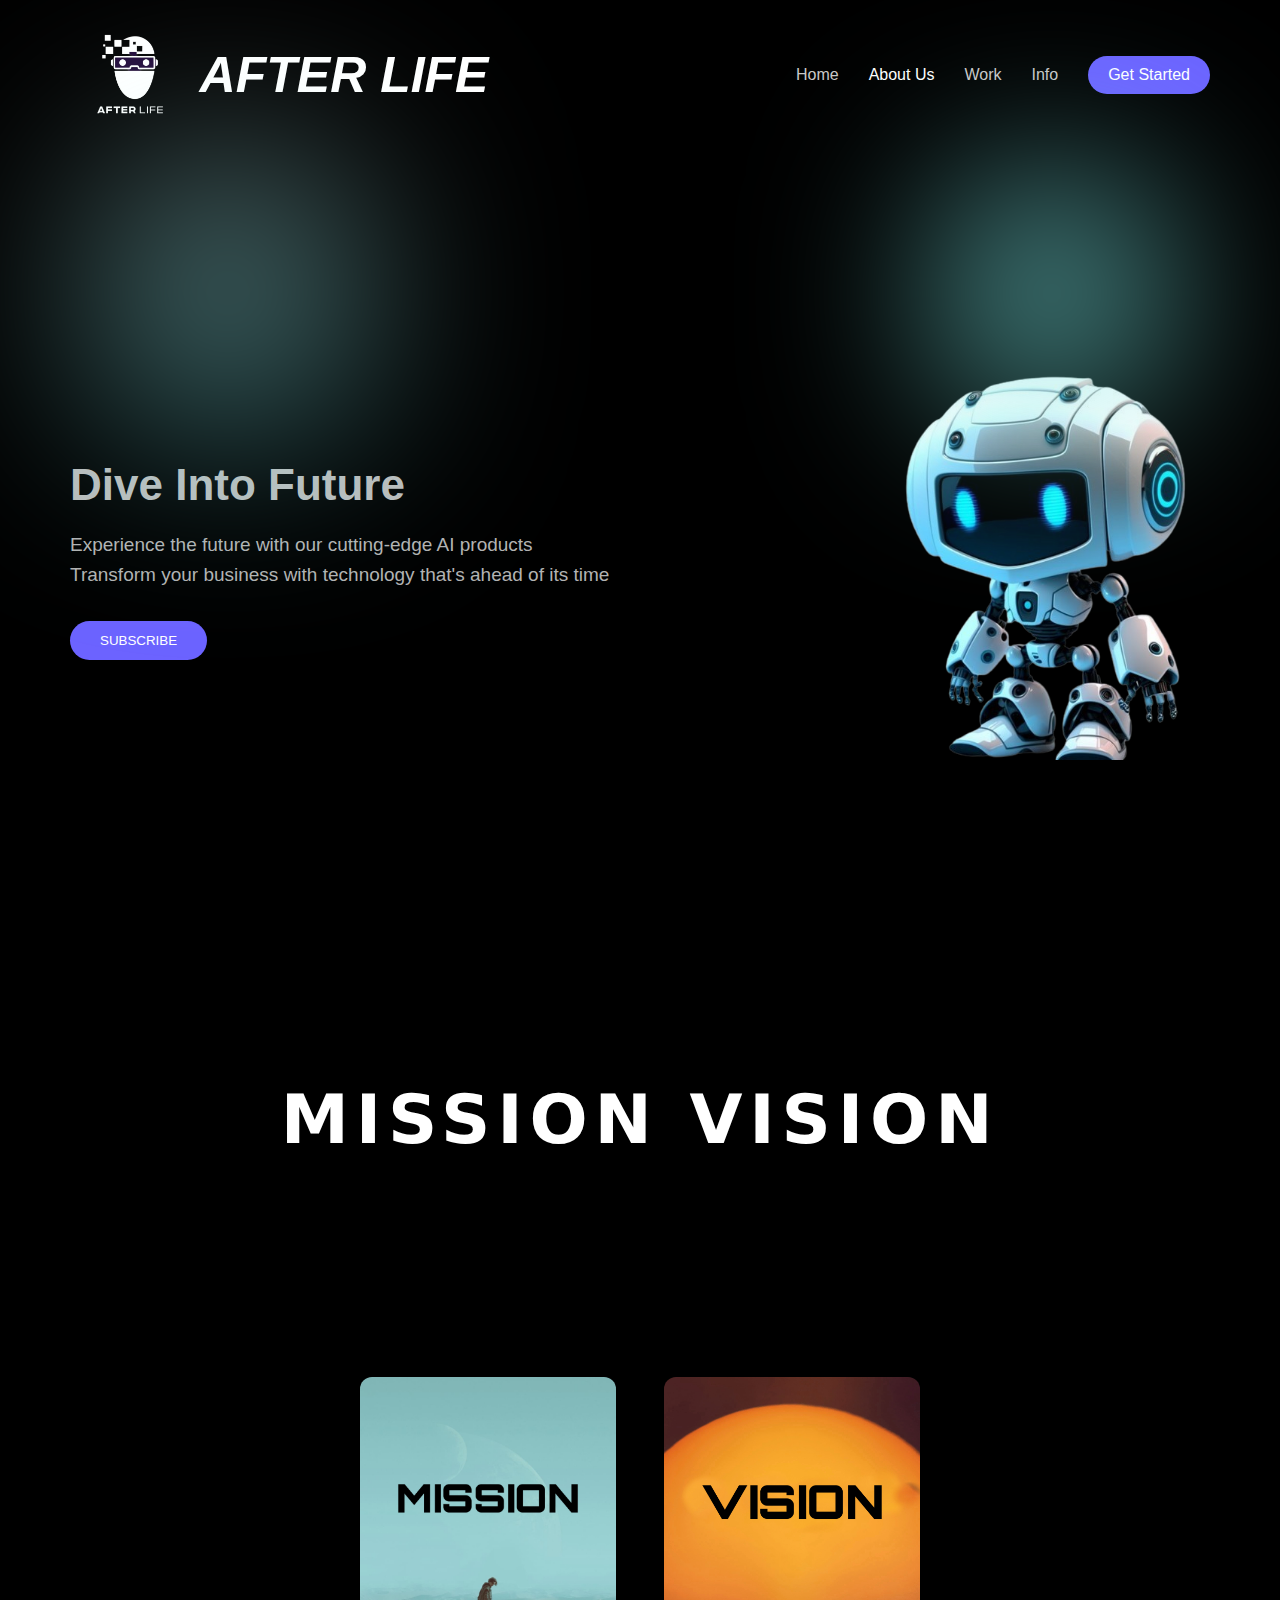
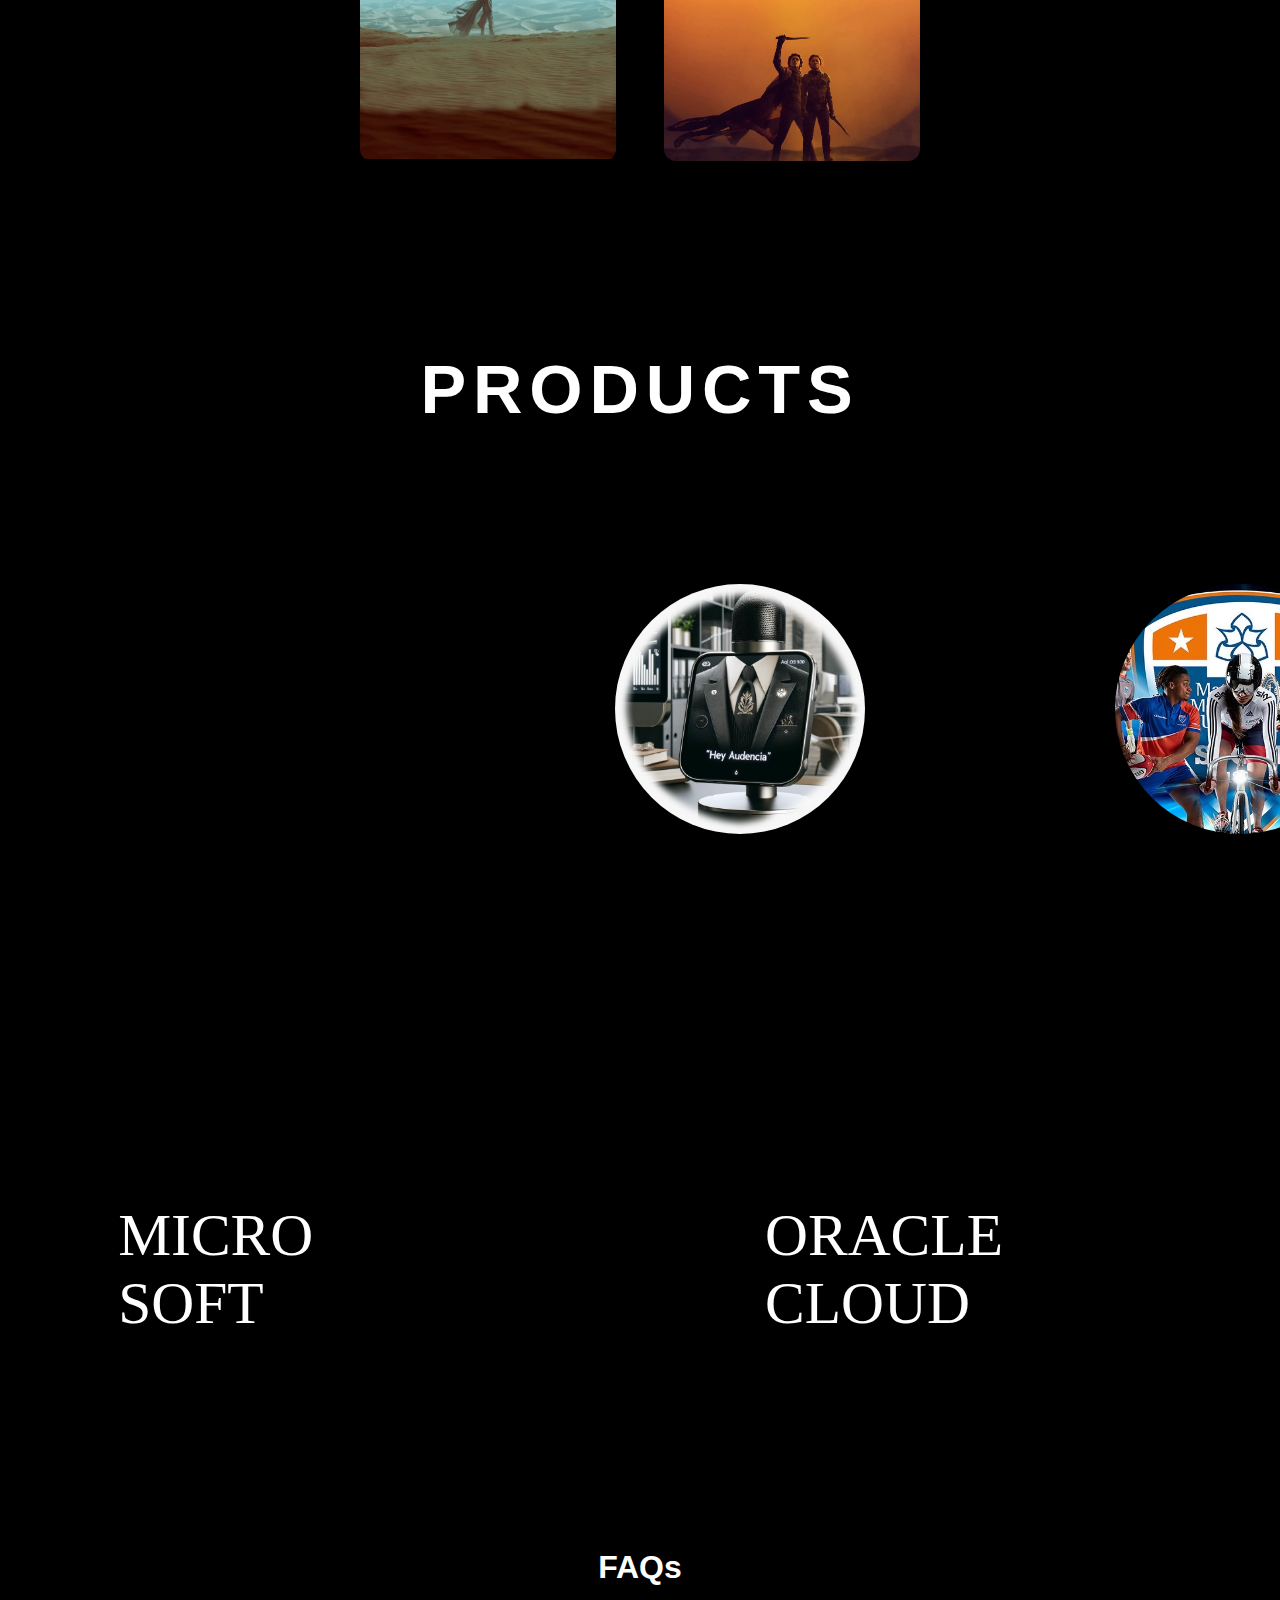
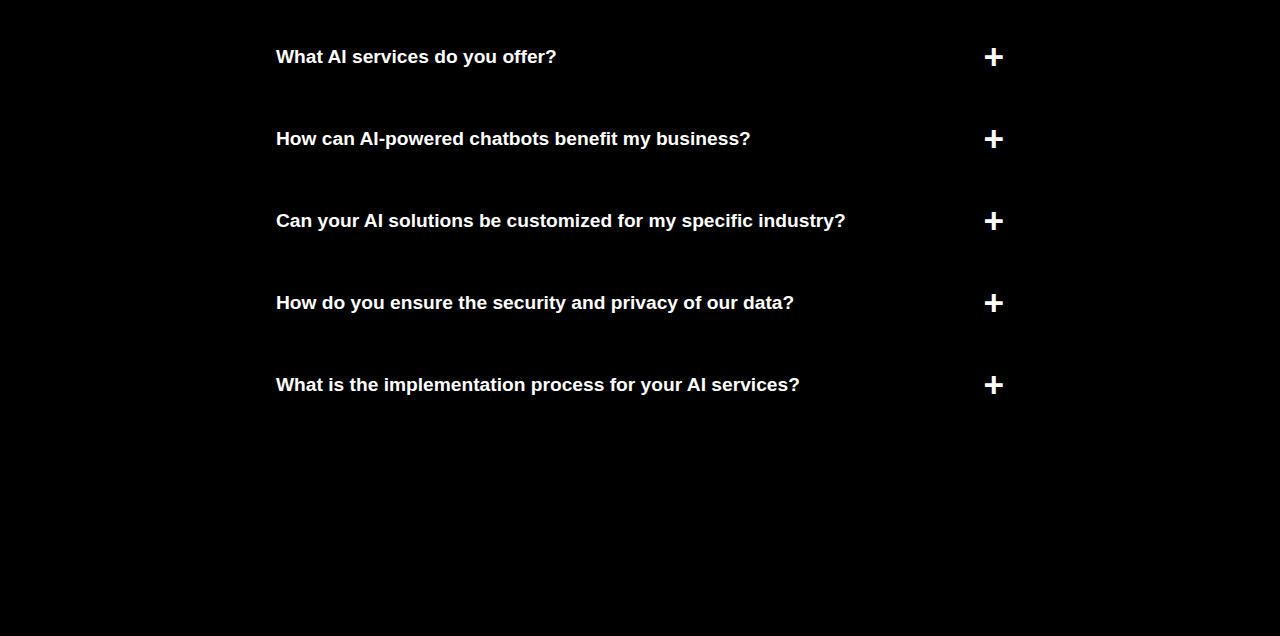
<file: index.html>
<!DOCTYPE html>
<html lang="en">

<head>
    <meta charset="UTF-8">
    <meta name="viewport" content="width=device-width, initial-scale=1.0">
    <title>Document</title>
    <link rel="preconnect" href="https://fonts.googleapis.com" />
    <link rel="preconnect" href="https://fonts.gstatic.com" crossorigin />
    <link rel="stylesheet" href="https://cdnjs.cloudflare.com/ajax/libs/font-awesome/6.4.0/css/all.min.css" />
  <link rel="preconnect" href="https://fonts.googleapis.com">
  <link rel="preconnect" href="https://fonts.gstatic.com" crossorigin>
    <link rel="stylesheet" href="index.css">
    <style>
        .main-image {
            width: 450px;
            /* Adjust as needed */
            animation: upAndDown 3s infinite;
        }

        @keyframes upAndDown {
            0% {
                transform: translateY(0);
            }

            50% {
                transform: translateY(-40px);
                /* Adjust the value as needed */
            }

            100% {
                transform: translateY(0);
            }
        }
    </style>
</head>

<body style="background-color: black;" style="width: 100;">
    <div class="main-container">
        <div class="blur-circle">

        </div>
        <div class="blur-circle2">

        </div>
        <!-- Start Landing Page -->
        <div class="landing-page">
            <header>
                <div class="container">
                    <a href="#" class="logo">
                        <img class="logoimg" src="LOGO.png" alt="Logo">
                        <b>AFTER LIFE</b>
                    </a>
                    <input type="checkbox" id="check" />
                     <div class="btn_one">
                        <label for="check"> 
                            <i class="fa-solid fa-bars"></i>
                        </label>
                     </div>
                     <nav class="navbar">
                        <ul class="links" >
                            <li>Home</li>
                            <li><a href="aboutUs.html">About Us</a></li>
                            <li>Work</li>
                            <li>Info</li>
                            <li>Get Started</li>
                        </ul>
                    </nav>
                    </div>
            </header>
            <div class="content">
                <div class="container">

                    <div class="info">
                        <h1>Dive Into Future</h1>
                        <p style="font-size: 19px;">
                            Experience the future with our cutting-edge AI products<br>
                            Transform your business with technology that's ahead of its time

                        </p>
                        <button>SUBSCRIBE</button>
                    </div>
                    <div class="image" style="max-width:350px;">
                        <img class="main-image" src="without_bg.png" alt="Moving Image">
                    </div>
                </div>
            </div>
        </div>
        <!-- End Landing Page -->
    </div>


    <!-- MISSION-VISION -->
    <div class="mis_vis_body">
        <div class="avc">
            <h2>Mission Vision</h2>
        </div>
        <div class="card-wrapper">

            <div class="card_mis_vis">
                <div class="card-front">
                    <img src="mission.JPEG" alt="dune part 1 movie poster">
                </div>
                <div class="card-back">
                    <h3>MISSION</h3>
                    <br>
                    <p>
                        To Empower 1Lakh students and transform 1000 startups with our Ai services and products
                    </p>
                </div>
            </div>
            <div class="card_mis_vis">
                <div class="card-front">
                    <img src="vis.JPEG" alt="dune part 2 movie poster">
                </div>
                <div class="card-back">
                    <h3>VISION</h3>
                    <br>
                    <p>
                        At After Life, we envision a future where businesses and institutions are reborn through the
                        transformative power of AI.
                        By breathing new life into outdated processes, systems, and strategies, we catalyse evolution
                        and innovation, enabling
                        our clients to thrive in an ever-changing landscape
                    </p>
                </div>
            </div>
        </div>

    </div>



    <div>
        <div class="avc" style="margin-top:-50px">
            <h2>Products</h2>

            <!-- carousel -->
            <div style="margin-top:-80px">
                <main class='carousel-body'>
                    <ul class='slider'>
                        <li class='item'>
                            <div class='testimonial'>
                                <h1>Hey Audencia</h1>
                                <p>This is a personalised bot</p>
                            </div>
                            <img class='image' src='hey.jpeg'>
                        </li>
                        <li class='item'>
                            <div class='testimonial'>
                                <h1>Connect to play</h1>
                                <p>Register here to play locally</p>

                            </div>
                            <img class='image' src='sports.webp'>
                        </li>
                        <li class='item'>
                            <div class='testimonial'>
                                <h1>Import and Export</h1>
                                <p>Deliver accross world</p>

                            </div>
                            <img class='image' src='imp.jpg'>
                        </li>
                    </ul>

                </main>
            </div>
        </div>
    </div>

    <!-- marquee -->
    <div>
        <div class="sw-partner-marquee">
            <div class="sw-partner-marquee-row">
                <div class="sw-partner-marquee-row-item">
                    <div class="sw-partner-logo">
                        <div class="display-expla">
                            <span>
                                MICRO <br />
                                SOFT
                            </span>
                        </div>
                        <div class="display-video">
                            <video src="https://cdn.cuberto.com/cb/hello/overview/1.mp4" autoplay="" playsinline=""
                                loop="" muted="" poster="https://i.postimg.cc/Z5zTypN3/videoframe-2436.png"></video>
                        </div>
                    </div>
                    <div class="sw-partner-logo">
                        <div class="display-expla">
                            <span>
                                ORACLE <br />
                                CLOUD
                            </span>
                        </div>
                        <div class="display-video">
                            <video src="https://cdn.cuberto.com/cb/hello/overview/3.webm" autoplay="" playsinline=""
                                loop="" muted="" poster="https://i.postimg.cc/nhKnKrKW/videoframe-6866.png"></video>
                        </div>
                    </div>
                    <!-- Repeat the above block for each additional logo/video pair -->
                    <!-- ... -->
                </div>
                <div class="sw-partner-marquee-row-item">
                    <!-- Repeat the same items to create a seamless loop effect -->
                    <div class="sw-partner-logo">
                        <div class="display-expla">
                            <span>
                                AMAZON <br />
                                SERVICES
                            </span>
                        </div>
                        <div class="display-video">
                            <video src="https://cdn.cuberto.com/cb/hello/overview/1.mp4" autoplay="" playsinline=""
                                loop="" muted="" poster="https://i.postimg.cc/Z5zTypN3/videoframe-2436.png"></video>
                        </div>
                    </div>
                    <div class="sw-partner-logo">
                        <div class="display-expla">
                            <span>
                                FLIP <br />
                                KART
                            </span>
                        </div>
                        <div class="display-video">
                            <video src="https://cdn.cuberto.com/cb/hello/overview/3.webm" autoplay="" playsinline=""
                                loop="" muted="" poster="https://i.postimg.cc/nhKnKrKW/videoframe-6866.png"></video>
                        </div>
                    </div>
                    <!-- Repeat the above block for each additional logo/video pair -->
                    <!-- ... -->
                </div>
            </div>
        </div>
    </div>

    <!-- FAQs -->

    <div class="faq_body">
        <h1>FAQs</h1>

        <div class="wrapper">

            <div class="faq_container">
                <div class="question">
                    What AI services do you offer?
                </div>
                <div class="answercont">
                    <div class="answer">
                        We offer a comprehensive suite of AI services designed to enhance various aspects of your
                        business operations. Our offerings include AI-powered chatbots that provide instant and
                        efficient customer service, natural language processing (NLP) to understand and respond to human
                        language, machine learning models for predictive analytics and data-driven decision making, and
                        custom AI solutions tailored specifically to your business needs. Whether you need automation,
                        data analysis, or advanced AI applications, our expert team can develop a solution that fits
                        your requirements.
                        <!-- <a
                            href="https://blog.codepen.io/documentation/features/email-verification/#how-do-i-verify-my-email-2">How
                            to Verify Email Docs</a> -->
                    </div>
                </div>
            </div>

            <div class="faq_container">
                <div class="question">
                    How can AI-powered chatbots benefit my business?
                </div>
                <div class="answercont">
                    <div class="answer">
                        AI-powered chatbots can significantly improve your customer service experience by providing
                        immediate, 24/7 assistance to your customers. They handle repetitive inquiries, freeing up your
                        human agents to focus on more complex tasks. Chatbots can be integrated into multiple platforms
                        including websites, social media, and messaging apps, ensuring your customers receive consistent
                        support across all channels. They also help in gathering valuable customer data and feedback,
                        which can be used to improve your services and products. Overall, chatbots enhance operational
                        efficiency, reduce response times, and contribute to higher customer satisfaction and loyalty.


                        <!-- <a href="https://blog.codepen.io/documentation/features/turn-off-javascript-in-previews/">How
                            to
                            Disable JavaScript Docs</a> -->
                    </div>
                </div>
            </div>

            <div class="faq_container">
                <div class="question">
                    Can your AI solutions be customized for my specific industry?
                </div>
                <div class="answercont">
                    <div class="answer">
                        Absolutely. We understand that each industry has unique challenges and requirements. Our AI
                        solutions are highly customizable to fit the specific needs of your industry. Whether you are in
                        healthcare, finance, retail, manufacturing, or any other sector, we work closely with you to
                        understand your business processes and goals. We then tailor our AI services to address your
                        specific pain points, improve efficiency, and drive innovation. Our bespoke solutions ensure
                        that you gain maximum value from our AI technologies, enabling you to stay competitive in your
                        industry.
                        <!-- <a href="https://blog.codepen.io/documentation/faq/how-do-i-contact-the-creator-of-a-pen/">How
                            to Contact Creator of a Pen Docs</a> -->
                    </div>
                </div>
            </div>

            <div class="faq_container">
                <div class="question">
                    How do you ensure the security and privacy of our data?
                </div>
                <div class="answercont">
                    <div class="answer">
                        We prioritize the security and privacy of your data through stringent measures and best
                        practices. Our solutions comply with industry standards and regulations, such as GDPR, HIPAA,
                        and others relevant to your sector. We implement advanced encryption techniques, secure access
                        controls, and regular security audits to protect your data from unauthorized access and
                        breaches. Additionally, our team is trained in the latest cybersecurity practices, ensuring that
                        your data is handled with the utmost care and confidentiality throughout its lifecycle. </div>
                </div>
            </div>

            <div class="faq_container">
                <div class="question">
                    What is the implementation process for your AI services?
                </div>
                <div class="answercont">
                    <div class="answer">
                        Our implementation process is designed to be seamless and efficient. It begins with an initial
                        consultation where we discuss your business needs, goals, and current challenges. Based on this
                        understanding, we develop a detailed implementation plan that outlines the scope, timeline, and
                        resources required. The next phase involves the development and customization of the AI
                        solution, followed by rigorous testing to ensure it meets your requirements. Once tested, we
                        proceed with deployment and integration into your existing systems. We also provide
                        comprehensive training for your team to ensure they are comfortable using the new technology.
                        Post-deployment, we offer ongoing support and maintenance to ensure the solution continues to
                        deliver optimal performance.


                        <!-- <a href="https://blog.codepen.io/documentation/features/forks/">Learn More About Forks</a> -->
                    </div>
                </div>
            </div>

        </div>
    </div>


    <script src="https://storage.ko-fi.com/cdn/scripts/overlay-widget.js"></script>



    <script src="index.js"></script>
    <script src="faq.js"></script>

</html>
</file>
<file: index.css>
*{
  padding: 0px;
  margin: 0px;
}

.mainlogo{
  width: 60px;
  height: 60px;
}

.main-container {
  margin: 0px;
  padding: 0px;
  background-color: black;
  min-width: 100vw;
  min-height: 100vh;
  position: relative;
}

.blur-circle {
  width: 200px;
  height: 200px;
  background: linear-gradient(to bottom, white, rgb(59, 235, 241));
  border-radius: 50%;
  filter: blur(120px);
  position: absolute;
  left: 10%;
  top: 20%;
  /* transform: translate(50%); */
}

.blur-circle2 {
  width: 200px;
  height: 200px;
  background: linear-gradient(to bottom, white, rgb(59, 235, 241));
  border-radius: 50%;
  filter: blur(100px);
  position: absolute;
  right: 10%;
  top: 20%;
  /* transform: translate(50%); */
}

body {
  font-family: 'Open Sans', sans-serif;
}

.logo {
  display: flex;
  align-items: center;
}

.logoimg {
  max-height: 150px; /* Adjust the height as needed */
  margin-right: 10px; /* Adjust the spacing between the logo and the text */
  
}

a {
  text-decoration: none;
  color: inherit;
}

.landing-page header .links li a {
  color: #ffffff;
  /* Set the color of anchor tags within .links to white */
}

ul {
  list-style: none;
  padding: 0;
  margin: 0;
}

.container {
  padding-left: 15px;
  padding-right: 15px;
  margin-left: auto;
  margin-right: auto;
}




/* Small */
@media (min-width: 768px) {
  .container {
    width: 750px;
  }
}

/* Medium */
@media (min-width: 992px) {
  .container {
    width: 970px;
  }
}

/* Large */
@media (min-width: 1200px) {
  .container {
    width: 1170px;
  }
}

/* End Global Rules */

/* Start Landing Page */
.landing-page header {
  min-height: 80px;
  display: flex;
}

@media (max-width: 767px) {
  .landing-page header {
    min-height: auto;
    display: initial;
  }
}

.landing-page header .container {
  display: flex;
  align-items: center;
  justify-content: space-between;
}

@media (max-width: 767px) {
  .landing-page header .container {
    flex-direction: column;
    justify-content: center;
  }
}

.landing-page header .links {
  display: flex;
  align-items: center;
}

@media (max-width: 767px) {
  .landing-page header .links {
    text-align: center;
    gap: 10px;
  }
}

.landing-page header .links li {
  margin-left: 30px;
  color: #cecece;
  cursor: pointer;
  transition: .3s;
}

@media (max-width: 767px) {
  .landing-page header .links li {
    margin-left: auto;
  }
}

.landing-page header .links li:last-child {
  border-radius: 20px;
  padding: 10px 20px;
  color: #FFF;
  background-color: #6c63ff;
}

.landing-page header .links li:not(:last-child):hover {
  color: #6c63ff;
}

.landing-page .content .container {
  display: flex;
  align-items: center;
  justify-content: space-between;
  gap: 140px;
  min-height: calc(100vh - 80px);
}

@media (max-width: 767px) {
  .landing-page .content .container {
    gap: 0;
    min-height: calc(100vh - 101px);
    justify-content: center;
    flex-direction: column-reverse;
  }
}

@media (max-width: 767px) {
  .landing-page .content .info {
    text-align: center;
    margin-bottom: 15px
  }
}

.landing-page .content .info h1 {
  color: #bbbbbb;
  font-size: 44px;
}

.landing-page .content .info p {
  margin: 0;
  line-height: 1.6;
  font-size: 15px;
  color: #b3b3b3;
}

.landing-page .content .info button {
  border: 0;
  border-radius: 20px;
  padding: 12px 30px;
  margin-top: 30px;
  cursor: pointer;
  color: #FFF;
  background-color: #6c63ff;
}

.landing-page .content .image img {
  max-width: 100%;
}

/* Navbar hide and unhide starts*/
.btn_one{
  display: none;
}

#check{
  display: none;
}
@media (max-width:767px) {

  .btn_one{
    display: inline;
    position: absolute;
    top: 170px;
    left: 80%;
  }
  .btn_one i{
    color: white;
    font-size: 20px;
    position: relative;
    left: 90%;
    line-height: 70px;
    transition: all 0.2s ease-in-out;
    cursor: pointer;
    
  } 
  .navbar{
    opacity: 0;
  }
  #check:checked ~ .navbar{
    opacity: 1;
    transition: opacity 0.8s ease-in;
  }
  
}

/* Navbar hide and unhide ends */

  

  



 





/* End Landing Page */

.main-image {
  /* mix-blend-mode:exclusion */
  width: 600px;
  height: 400px;
}

h1,
p {
  color: white;
}


/* product page */

/* CARDS */

@import url("https://fonts.googleapis.com/css2?family=Poppins:wght@300;400;500;800&display=swap");

* {
  margin: 0;
  padding: 0;
  box-sizing: border-box;
}

img {
  max-width: 100%;
  display: block;
}

ul {
  list-style-type: none;
}

ul i {
  color: #fff;
  font-size: clamp(0.9rem, 0.825rem + 0.3vw, 1.2rem);
}

ul i:hover {
  color: #f2709c;
}

section {
  margin-top: 130px;
  margin-bottom: 130px;
  font-family: "Poppins", sans-serif;
  font-weight: 300;
  font-style: normal;

  text-align: center;
  width: calc(min(90rem, 90%));
  margin-inline: auto;
}

section span,
section p,
section h2,
section h3 {
  letter-spacing: 0.035rem;
}

section p {
  line-height: 1.6;
  color: #a3a3a3;
  max-width: 50rem;
  margin: 0 auto;
  font-size: clamp(0.9rem, 0.825rem + 0.3vw, 1.2rem);
}

section .bg-watermark {
  color: #1f1f1f;
  font-size: clamp(6rem, 1.3333rem + 14.9333vw, 20rem);
  font-weight: 800;
  position: absolute;
  z-index: -1;
  left: 50%;
  transform: translatex(-50%) translatey(-15%);
  user-select: none;
  letter-spacing: 0.5rem;
}

section span {
  text-transform: uppercase;
  display: block;
  font-size: 1.2rem;
  color: #a3a3a3;
}

.avc h2 {
  font-size: clamp(3.5rem, 3rem + 1.6vw, 5rem);
  text-align: center;
  color: #fff;
}

section h2 {
  font-size: clamp(3.5rem, 3rem + 1.6vw, 5rem);

  color: #fff;
}

section .cards {
  margin-top: 7rem;
  display: grid;
  grid-template-columns: repeat(auto-fit, minmax(min(12rem, 100%), 1fr));
  gap: 2rem;
}

@media screen and (min-width: 51rem) {
  section .cards {
    gap: 0;
    padding-bottom: 2.5rem;
  }
}

section .cards .card {
  position: relative;
  cursor: pointer;
}

section .cards .card h3,
section .cards .card p {
  text-transform: capitalize;
}

section .cards .card h3 {
  font-size: clamp(1rem, 0.9167rem + 0.2667vw, 1.25rem);
  font-weight: 400;
  color: #f6f6f6;
}

section .cards .card p {
  font-size: clamp(0.85rem, 0.75rem + 0.32vw, 1.15rem);
  letter-spacing: 0.12rem;
  font-weight: 300;
  max-width: 100%;
}

section .cards .card::before {
  position: absolute;
  content: "";
  width: 5rem;
  height: 6.25rem;
  z-index: 0;
  transition: 0.3s ease-in-out;
  background: #f2709c;
  background: -webkit-linear-gradient(to left, #ff9472, #f2709c);
  background: linear-gradient(to left, #ff9472, #f2709c);
  top: -0.375rem;
  left: -0.375rem;
}

section .cards .card::after {
  position: absolute;
  inset: 0;
  content: "";
  width: 100%;
  height: 100%;
  background: #232526;
  background: -webkit-linear-gradient(to bottom,
      hsl(210deg 2.99% 26.27% / 20%),
      hsl(0deg 0% 3.14% / 90%));
  background: linear-gradient(to bottom,
      hsl(210deg 2.99% 26.27% / 20%),
      hsl(0deg 0% 3.14% / 90%));
}

section .cards .card img {
  filter: grayscale(100%);
  transition: 0.5s ease;
}

section .cards .card-content {
  position: absolute;
  bottom: 0;
  z-index: 99;
  left: 0;
  color: #fff;
  width: 100%;
  padding: 1.875rem 1.25rem;
  text-align: center;
}

section .cards .card-content ul {
  display: flex;
  align-items: center;
  justify-content: center;
  gap: 0.625rem;
  margin-top: 1.25rem;
}

section .cards .card:hover img {
  filter: grayscale(0%);
}

section .cards .card:hover::before {
  transform: scale(1.03);
}

section .cards .card:nth-child(1)::before {
  top: -0.375rem;
  left: -0.375rem;
}

@media screen and (min-width: 31.25rem) {
  section .cards .card:nth-child(2) {
    transform: translatey(15%);
  }

  section .cards .card:nth-child(2)::before {
    bottom: -0.375rem;
    left: -0.375rem;
    top: auto;
  }
}

section .cards .card:nth-child(3)::before {
  top: -0.375rem;
  left: -0.375rem;
}




/* carousel */
:root {
  --primary: rgb(0, 0, 0);
  --btn: rgba(225, 207, 207, 0.15);


}








/* code for side by side content and image */
.carousel-body {
  height: 80vh;
  display: grid;
  place-items: center;
}

main {
  display: flex;
  flex-direction: column;
  align-items: center;
  overflow: hidden;
}

.slider {
  width: min(90vw, 500px);
  height: 200px;
  list-style-type: none;
  display: flex;
  transition: transform 1.25s;
}


.item {
  position: relative;
  min-width: 100%;
  height: inherit;
  display: flex;
  align-items: center;
}

.item .testimonial {
  width: 65%;
  height: 65%;
  padding: 2rem;
  padding-right: 5rem;
  background-color: var(--primary);
  color: white;
  border-radius: 0.75rem;
  font: 100 0.7rem/1.6 helvetica, sans-serif;
  opacity: 0;
  transform: translateX(125px);
}

.item .testimonial p {
  transform: translateY(20px);
  opacity: 0;
}

.item .testimonial p:nth-of-type(1) {
  font-weight: 900;
  font-size: 0.9rem;
}

.item .testimonial p:nth-of-type(2) {
  font-style: italic;
  font-weight: 400;
  margin-top: 1rem;
  font-size: 0.8rem;
  color: rgba(255, 255, 255, 0.7);
}

.item .testimonial p:nth-of-type(3) {
  color: rgba(255, 255, 255, 0.7);
  font-size: 0.65rem;
}

.item .image {
  position: absolute;
  right: 0;
  z-index: 10;
  width: 250px;
  aspect-ratio: 1;
  border-radius: 50%;
  object-fit: cover;
  transform: translateX(-25px);
}

.animation .image {
  animation: image 1.25s ease-out forwards;
}

.animation .testimonial {
  animation: testimonial 1s ease-out forwards;
}

.animation .testimonial p:nth-of-type(1) {
  animation: content 1s forwards 0.75s;
}

.animation .testimonial p:nth-of-type(2) {
  animation: content 1s forwards 1s;
}

.animation .testimonial p:nth-of-type(3) {
  animation: content 1s forwards 1.25s;
}

@keyframes image {
  100% {
    transform: translateX(0);
  }
}

@keyframes testimonial {
  50% {
    opacity: 1;
  }

  100% {
    opacity: 1;
    transform: translateX(0);
  }
}

@keyframes content {
  100% {
    opacity: 1;
    transform: translateY(0);
  }
}


@media (max-width: 425px) {
  .item {
    flex-direction: column-reverse;
  }

  .item .testimonial {
    width: 100%;
    height: auto;
    padding: 1rem;
    text-align: center;
  }

  

  .item .image {
    position: static;
    width: 100%;
    max-width: 250px;
    height: auto;
    margin-top: 1rem;
    border-radius: 50%;
  }

  .carousel-body{
    margin-top: 100px;
  }
  
}



/* @media (max-width: 425px) {
  .item {
    flex-direction: column;
    align-items: center;
    text-align: center;
  }

  .item .testimonial {
    width: 100%;
    padding: 1rem;
    background-color: var(--primary);
    color: white;
    border-radius: 0.75rem;
    font: 100 0.7rem/1.6 helvetica, sans-serif;
    opacity: 1;
    transform: none;
    margin-bottom: 1rem;
  }

  .item .testimonial p {
    opacity: 1;
    transform: none;
  }
  
  .item .image {
    position: static;
    width: 100%;
    border-radius: 0;
    transform: none;
    border-radius: 50%;
    
  }

  .item .image+.testimonial {
    margin-top: 1rem;
  }

  .item .testimonial p:nth-of-type(1) {
    font-weight: 900;
    font-size: 0.9rem;
  }

  .item .testimonial p:nth-of-type(2) {
    font-style: italic;
    font-weight: 400;
    margin-top: 0.5rem;
    font-size: 0.8rem;
    color: rgba(255, 255, 255, 0.7);
  }

  .item .testimonial p:nth-of-type(3) {
    color: rgba(255, 255, 255, 0.7);
    font-size: 0.65rem;
  }
} */


































.btn {
  width: 0.75rem;
  height: 0.75rem;
  border-radius: 1rem;
  border: none;
  background-color: var(--btn);
  cursor: pointer;

  transition: width 0.3s;
}

.expand {
  width: 1.75rem;
}

* {
  padding: 0px;
  margin: 0px;
}

.main-container {
  margin: 0px;
  padding: 0px;
  background-color: black;
  min-width: 100vw;
  min-height: 100vh;
  position: relative;
}

.blur-circle1 {
  width: 200px;
  height: 200px;
  background: linear-gradient(to bottom, white, pink);
  border-radius: 50%;
  filter: blur(120px);
  position: absolute;
  left: 10%;
  top: 20%;
  /* transform: translate(50%); */
}

.blur-circle2 {
  width: 200px;
  height: 200px;
  background: linear-gradient(to bottom, rgb(130, 231, 235), rgb(110, 225, 216));
  border-radius: 50%;
  filter: blur(100px);
  position: absolute;
  right: 10%;
  top: 20%;
  /* transform: translate(50%); */
}

body {
  font-family: 'Open Sans', sans-serif;
}

a {
  text-decoration: none;
}

ul {
  list-style: none;
  padding: 0;
  margin: 0;
}

.container {
  padding-left: 15px;
  padding-right: 15px;
  margin-left: auto;
  margin-right: auto;
}

/* Small */
@media (min-width: 768px) {
  .container {
    width: 750px;
  }
}

/* Medium */
@media (min-width: 992px) {
  .container {
    width: 970px;
  }
}

/* Large */
@media (min-width: 1200px) {
  .container {
    width: 1170px;
  }
}

/* End Global Rules */

/* Start Landing Page */
.landing-page header {
  min-height: 80px;
  display: flex;
}

@media (max-width: 767px) {
  .landing-page header {
    min-height: auto;
    display: initial;
  }
}

.landing-page header .container {
  display: flex;
  align-items: center;
  justify-content: space-between;
}

@media (max-width: 767px) {
  .landing-page header .container {
    flex-direction: column;
    justify-content: center;
  }
}

.landing-page header .logo {
  color: #ffffff;
  font-style: italic;
  text-transform: uppercase;
  font-size: 50px;
}

@media (max-width: 767px) {
  .landing-page header .logo {
    margin-top: 20px;
    margin-bottom: 20px;
  }
}

.landing-page header .links {
  display: flex;
  align-items: center;
}

@media (max-width: 767px) {
  .landing-page header .links {
    
    display: flex;
    flex-direction: column;
    gap: 10px;
    margin-bottom: 45px;
  }
}

.landing-page header .links li {
  margin-left: 30px;
  color: #cbc8c8;
  cursor: pointer;
  transition: .3s;
}

@media (max-width: 767px) {
  .landing-page header .links li {
    margin-left: auto;
  }
}

.landing-page header .links li:last-child {
  border-radius: 20px;
  padding: 10px 20px;
  color: #FFF;
  background-color: #6c63ff;
}

.landing-page header .links li:not(:last-child):hover {
  color: #6c63ff;
}

.landing-page .content .container {
  display: flex;
  align-items: center;
  justify-content: space-between;
  gap: 140px;
  min-height: calc(100vh - 80px);
}

@media (max-width: 767px) {
  .landing-page .content .container {
    gap: 0;
    min-height: calc(100vh - 101px);
    justify-content: center;
    flex-direction: column-reverse;
  }
}

@media (max-width: 767px) {
  .landing-page .content .info {
    text-align: center;
    margin-bottom: 15px
  }
}

.landing-page .content .info h1 {
  color: #bbbbbb;
  font-size: 44px;
}

.landing-page .content .info p {
  margin: 0;
  line-height: 1.6;
  font-size: 15px;
  color: #b3b3b3;
}

.landing-page .content .info button {
  border: 0;
  border-radius: 20px;
  padding: 12px 30px;
  margin-top: 30px;
  cursor: pointer;
  color: #FFF;
  background-color: #6c63ff;
}

.landing-page .content .image img {
  max-width: 100%;
}

@media (max-width: 425px) {
  .logo b {
    font-size: 30px; /* Adjust the font size as needed */
  }
}
/* End Landing Page */

.main-image {
  /* mix-blend-mode:exclusion */
  width: 600px;
  height: 400px;
}

h1,
p {
  color: white;
}

h2 {
  text-align: center;
  text-transform: uppercase;
  font-size: 3em;
  letter-spacing: 0.1em;
  color: #EEE;
  /* animation: rotate 2s ease-in-out alternate infinite; */
}

h2:before {
  content: attr(data-shadow);
  color: transparent;
  text-shadow: 0 0 15px #111;
  position: absolute;
  z-index: -1;
  margin: -0.1em 0 0 0;
  animation: skew 2s ease-in-out alternate infinite;
  transform-origin: bottom;
}

@keyframes rotate {
  from {
    transform: rotateY(-10deg);
    text-shadow: 1px -1px #CCC,
      2px -1px #BBB,
      3px -2px #AAA,
      4px -2px #999,
      5px -3px #888,
      6px -3px #777;
  }

  to {
    transform: rotateY(10deg);
    text-shadow: -1px -1px #CCC,
      -2px -1px #BBB,
      -3px -2px #AAA,
      -4px -2px #999,
      -5px -3px #888,
      -6px -3px #777;
  }
}

@keyframes skew {
  from {
    transform: scaleY(0.3) skewX(-15deg);
  }

  to {
    transform: scaleY(0.3) skewX(-20deg);
  }
}

footer {
  position: fixed;
  bottom: 0;
  right: 0;
  font-size: 13px;
  background: #DDD;
  padding: 5px 10px;
  margin: 5px;
}

/* mission_vision */

.mis_vis_body {
  display: grid;
  place-items: center;
  height: 100svh;
  font-family: system-ui;
  background-position: center;
  margin-bottom: 130px;
}

.card-wrapper {
  display: grid;
  grid-template-columns: 1fr 1fr;
  gap: 3rem;
}

.card_mis_vis {
  width: 256px;
  place-items: center;
  z-index: 2;
  aspect-ratio: 50/75;
  isolation: isolate;
  position: relative;
  transform-style: preserve-3d;
  perspective: 1000px;
}

.card_mis_vis:hover .card-front {
  transform: rotateY(180deg);
}

.card_mis_vis:hover .card-back {
  transform: rotateY(0deg);
  opacity: 1;
}

.card-front,
.card-back {
  aspect-ratio: inherit;
  transition: inherit;
  width: 100%;
  border-radius: 0.75rem;
  inset: 0;
  position: absolute;
  overflow: hidden;
  transform-style: preserve-3d;
  transition: transform 0.8s ease;
}

.card-front {
  z-index: 2;
}

.card-front img {
  max-width: 100%;
}

.card-back {
  background-color: #000000cc;
  backface-visibility: hidden;
  padding: 1.5rem;
  z-index: 2;
  transform: rotateY(-180deg);
  backdrop-filter: blur(4px);
  color: white;
}

/* Media query for window size less than 425px */
@media (max-width: 425px) {
  .card-wrapper {
    grid-template-columns: 1fr;
    gap: 1.5rem;
  }

  .mis_vis_body {
    margin-bottom: 32rem;
    /* Adjust the bottom margin to provide extra space */
    margin-top: 3rem;
  }

  .card_mis_vis {
    margin-bottom: 2rem;
    /* Adjust the bottom margin of each card for extra space */
  }

  .avc {
    margin-bottom: 3rem;
  }

}



/* marquee */

@font-face {
  font-family: "Uzi";
  src: url("https://raw.githubusercontent.com/vickkie/uzitrake/main/fonts/MonumentExtended-Regular.woff") format("woff");
  font-weight: normal;
  font-style: normal;
}

@media (max-width: 767px) {
  .sw-partner-caption br {
    display: none;
  }
}

/* body {
    background: black;
    display: flex;
    height: 80vh;
    align-items: center;
    overflow: hidden;
    margin: 0;
} */

.sw-partner-marquee {
  display: flex;
  align-items: center;
  padding: 0 16px;
  margin-top: 52px;
  max-width: 100vw;
  overflow: hidden;
  /* Ensure the overflow is hidden to create the marquee effect */
}

@media (min-width: 768px) {
  .sw-partner-marquee {
    padding: 0 40px;
    margin-top: 80px;
  }
}

@media (min-width: 1024px) {
  .sw-partner-marquee {
    padding: 0 60px;
    margin-top: 100px;
  }
}

@media (min-width: 1200px) {
  .sw-partner-marquee {
    padding: 0 80px;
    margin-top: 120px;
  }
}

@media (min-width: 1440px) {
  .sw-partner-marquee {
    padding: 0 120px;
  }
}

@media (min-width: 1440px) and (min-height: 1000px) {
  .sw-partner-marquee {
    margin-top: 15vh;
  }
}

.sw-partner-marquee-row {
  display: flex;
  align-items: center;
  white-space: nowrap;
  /* Make sure items do not wrap */
  animation: marquee 20s linear infinite;
  /* Animation for scrolling */
}

@keyframes marquee {
  from {
    transform: translateX(0%);
  }

  to {
    transform: translateX(-50%);
  }
}

.sw-partner-marquee-row-item {
  display: flex;
  align-items: center;
  flex-shrink: 0;
  gap: 4rem;
}

.sw-partner-logo {
  flex-shrink: 0;
  display: inline-flex;
  gap: 5rem;
}

@media (min-width: 1024px) {
  .sw-partner-logo {
    transform: scale(0.75);
  }
}

@media (min-width: 1200px) {
  .sw-partner-logo {
    transform: scale(0.85);
    margin-right: 70px;
  }
}

@media (min-width: 1440px) {
  .sw-partner-logo {
    transform: none;
    margin-right: 95px;
  }
}

.sw-partner-info {
  margin-top: 10px;
  margin-bottom: 55px;
  font-family: Poppins;
  font-style: normal;
  font-weight: 400;
  font-size: 12px;
  line-height: 18px;
  letter-spacing: 0.01em;
  color: #ffffff;
  opacity: 0.3;
}

@media (max-width: 767px) {
  .sw-partner-info {
    max-width: 250px;
    margin-left: auto;
    margin-right: auto;
  }
}

@media (min-width: 768px) {
  .sw-partner-info {
    margin-top: 20px;
    margin-bottom: 90px;
  }
}

@media (min-width: 1024px) {
  .sw-partner-info {
    margin-top: 30px;
    margin-bottom: 110px;
  }
}

@media (min-width: 1200px) {
  .sw-partner-info {
    margin-top: 35px;
    margin-bottom: 135px;
  }
}

@media (min-width: 1440px) {
  .sw-partner-info {
    margin-top: 40px;
    margin-bottom: 112px;
  }
}

.sw-unique {
  margin-top: 112px;
  position: relative;
}

.display-video {
  border-radius: 300px;
  position: relative;
  overflow: hidden;
  transform: translateZ(0);
  height: 160px;
  width: 200px;
}

.display-video video {
  position: absolute;
  top: 0;
  left: 0;
  width: 100%;
  height: 100%;
  right: 0;
  object-fit: cover;
}

.display-expla {
  font-size: 70px;
  color: rgb(255, 255, 255);
  font-family: Uzi;
}


@-webkit-keyframes blurFadeInOut {
  0% {
    opacity: 0;
    text-shadow: 0px 0px 40px #fff;
    -webkit-transform: scale(1.3);
  }

  20%,
  75% {
    opacity: 1;
    text-shadow: 0px 0px 1px #fff;
    -webkit-transform: scale(1);
  }

  100% {
    opacity: 0;
    text-shadow: 0px 0px 50px #fff;
    -webkit-transform: scale(0);
  }
}

@-webkit-keyframes blurFadeIn {
  0% {
    opacity: 0;
    text-shadow: 0px 0px 40px #fff;
    -webkit-transform: scale(1.3);
  }

  50% {
    opacity: 0.5;
    text-shadow: 0px 0px 10px #fff;
    -webkit-transform: scale(1.1);
  }

  100% {
    opacity: 1;
    text-shadow: 0px 0px 1px #fff;
    -webkit-transform: scale(1);
  }
}

@-webkit-keyframes fadeInBack {
  0% {
    opacity: 0;
    -webkit-transform: scale(0);
  }

  50% {
    opacity: 0.4;
    -webkit-transform: scale(2);
  }

  100% {
    opacity: 0.2;
    -webkit-transform: scale(5);
  }
}

@-webkit-keyframes fadeInRotate {
  0% {
    opacity: 0;
    -webkit-transform: scale(0) rotate(360deg);
  }

  100% {
    opacity: 1;
    -webkit-transform: scale(1) rotate(0deg);
  }
}


@-moz-keyframes blurFadeInOut {
  0% {
    opacity: 0;
    text-shadow: 0px 0px 40px #fff;
    -moz-transform: scale(1.3);
  }

  20%,
  75% {
    opacity: 1;
    text-shadow: 0px 0px 1px #fff;
    -moz-transform: scale(1);
  }

  100% {
    opacity: 0;
    text-shadow: 0px 0px 50px #fff;
    -moz-transform: scale(0);
  }
}

@-moz-keyframes blurFadeIn {
  0% {
    opacity: 0;
    text-shadow: 0px 0px 40px #fff;
    -moz-transform: scale(1.3);
  }

  100% {
    opacity: 1;
    text-shadow: 0px 0px 1px #fff;
    -moz-transform: scale(1);
  }
}

@-moz-keyframes fadeInBack {
  0% {
    opacity: 0;
    -moz-transform: scale(0);
  }

  50% {
    opacity: 0.4;
    -moz-transform: scale(2);
  }

  100% {
    opacity: 0.2;
    -moz-transform: scale(5);
  }
}

@-moz-keyframes fadeInRotate {
  0% {
    opacity: 0;
    -moz-transform: scale(0) rotate(360deg);
  }

  100% {
    opacity: 1;
    -moz-transform: scale(1) rotate(0deg);
  }
}

/**/

@keyframes blurFadeInOut {
  0% {
    opacity: 0;
    text-shadow: 0px 0px 40px #fff;
    transform: scale(1.3);
  }

  20%,
  75% {
    opacity: 1;
    text-shadow: 0px 0px 1px #fff;
    transform: scale(1);
  }

  100% {
    opacity: 0;
    text-shadow: 0px 0px 50px #fff;
    transform: scale(0);
  }
}

@keyframes blurFadeIn {
  0% {
    opacity: 0;
    text-shadow: 0px 0px 40px #fff;
    transform: scale(1.3);
  }

  50% {
    opacity: 0.5;
    text-shadow: 0px 0px 10px #fff;
    transform: scale(1.1);
  }

  100% {
    opacity: 1;
    text-shadow: 0px 0px 1px #fff;
    transform: scale(1);
  }
}

@keyframes fadeInBack {
  0% {
    opacity: 0;
    transform: scale(0);
  }

  50% {
    opacity: 0.4;
    transform: scale(2);
  }

  100% {
    opacity: 0.2;
    transform: scale(5);
  }
}

@keyframes fadeInRotate {
  0% {
    opacity: 0;
    transform: scale(0) rotate(360deg);
  }

  100% {
    opacity: 1;
    transform: scale(1) rotate(0deg);
  }
}


/* subscribe button */
/* faq's css */
@import url("https://fonts.googleapis.com/css?family=Lato:400,400i,700");

/* * {
  font-family: Lato, sans-serif;
  padding: 0;
  margin: 0;
  box-sizing: border-box;
} */

.faq_body {
  background-color: #000000;
  display: flex;
  justify-content: center;
  align-items: center;
  flex-direction: column;
  margin: 200px 0;
}

.wrapper {
  width: 60%;
}

h1 {
  margin-bottom: 20px;
}

.faq_container {
  background-color: rgb(0, 0, 0);
  color: rgb(255, 255, 255);
  border-radius: 20px;
  box-shadow: 0 5px 10px 0 rgb(0, 0, 0, 0.25);
  margin: 20px 0;
}

.question {
  font-size: 1.2rem;
  font-weight: 600;
  padding: 20px 80px 20px 20px;
  position: relative;
  display: flex;
  align-items: center;
  cursor: pointer;
}

.question::after {
  content: "\002B";
  font-size: 2.2rem;
  position: absolute;
  right: 20px;
  transition: 0.2s;
}

.question.active::after {
  transform: rotate(45deg);
}

.answercont {
  max-height: 0;
  overflow: hidden;
  transition: 0.3s;
}

.answer {
  padding: 0 20px 20px;
  line-height: 1.5rem;
}



@media screen and (max-width: 790px) {
  html {
    font-size: 14px;
  }

  .wrapper {
    width: 80%;
  }
}
</file>
